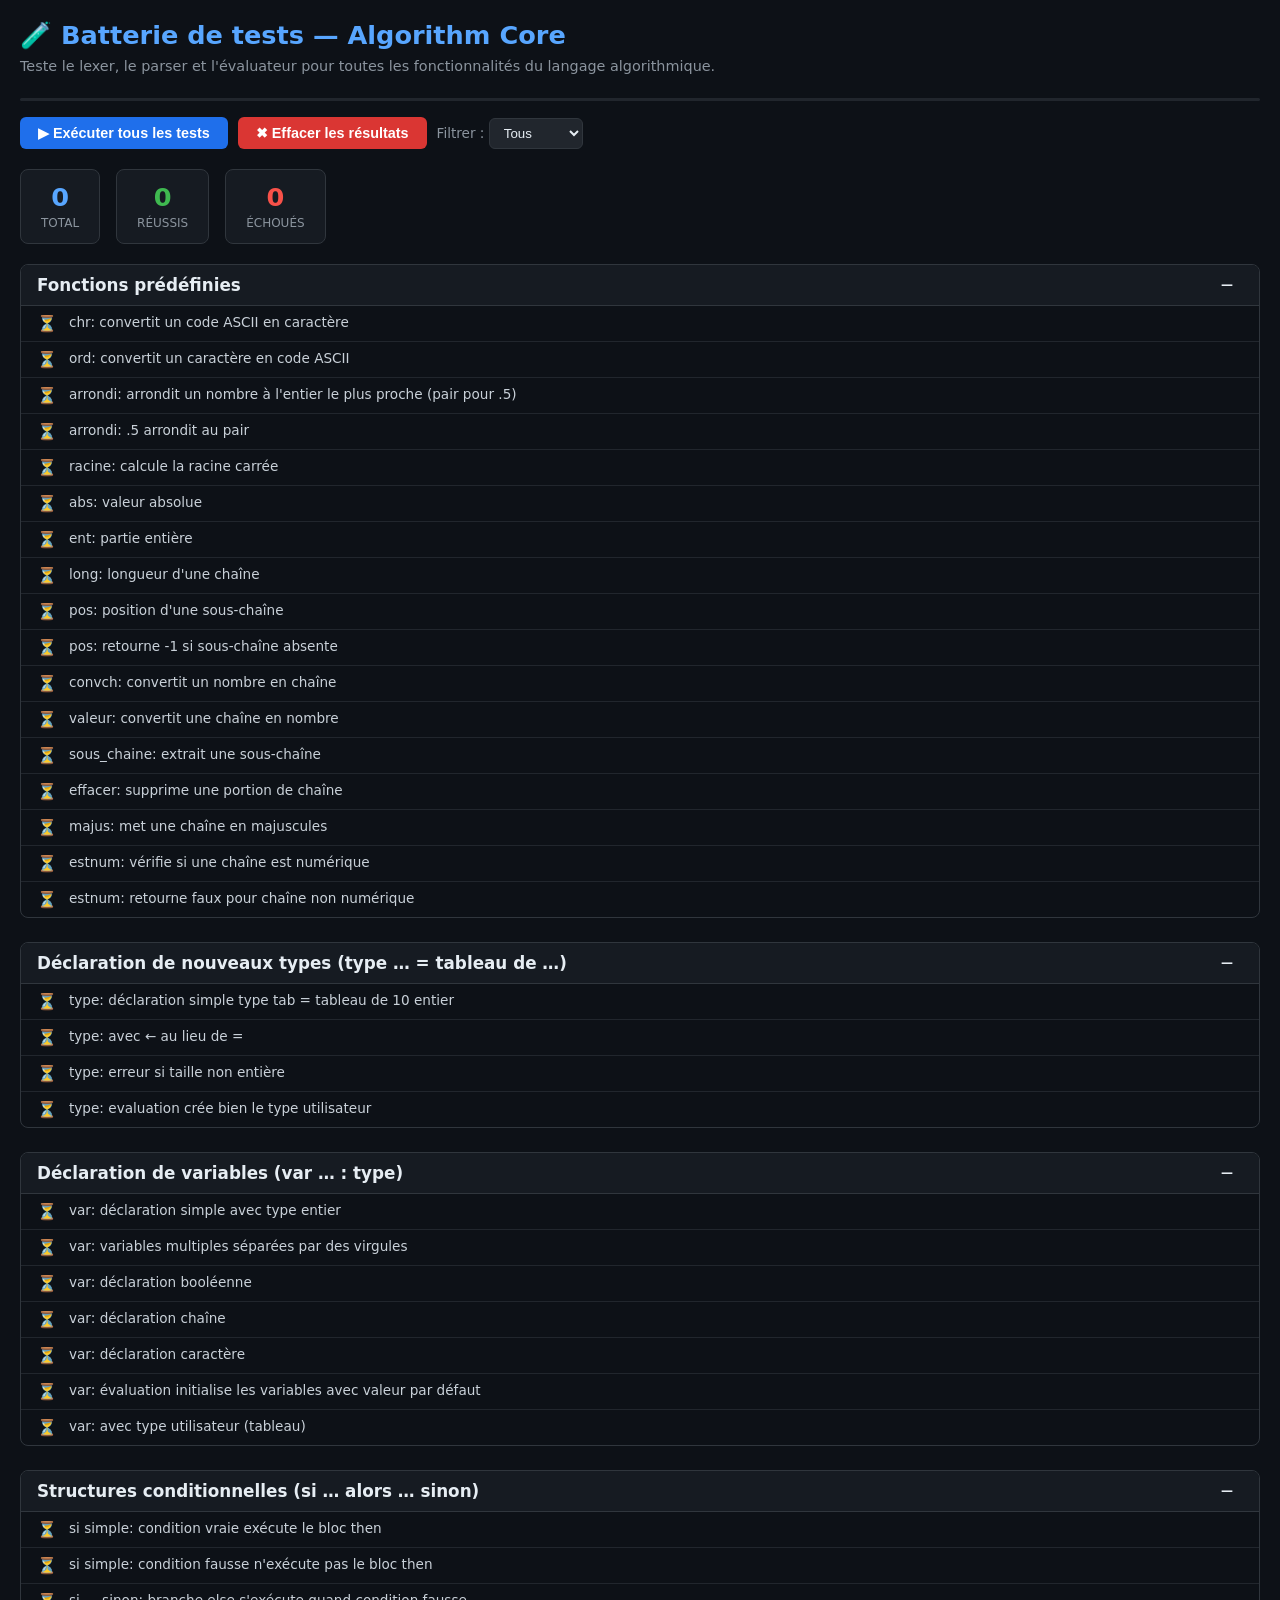
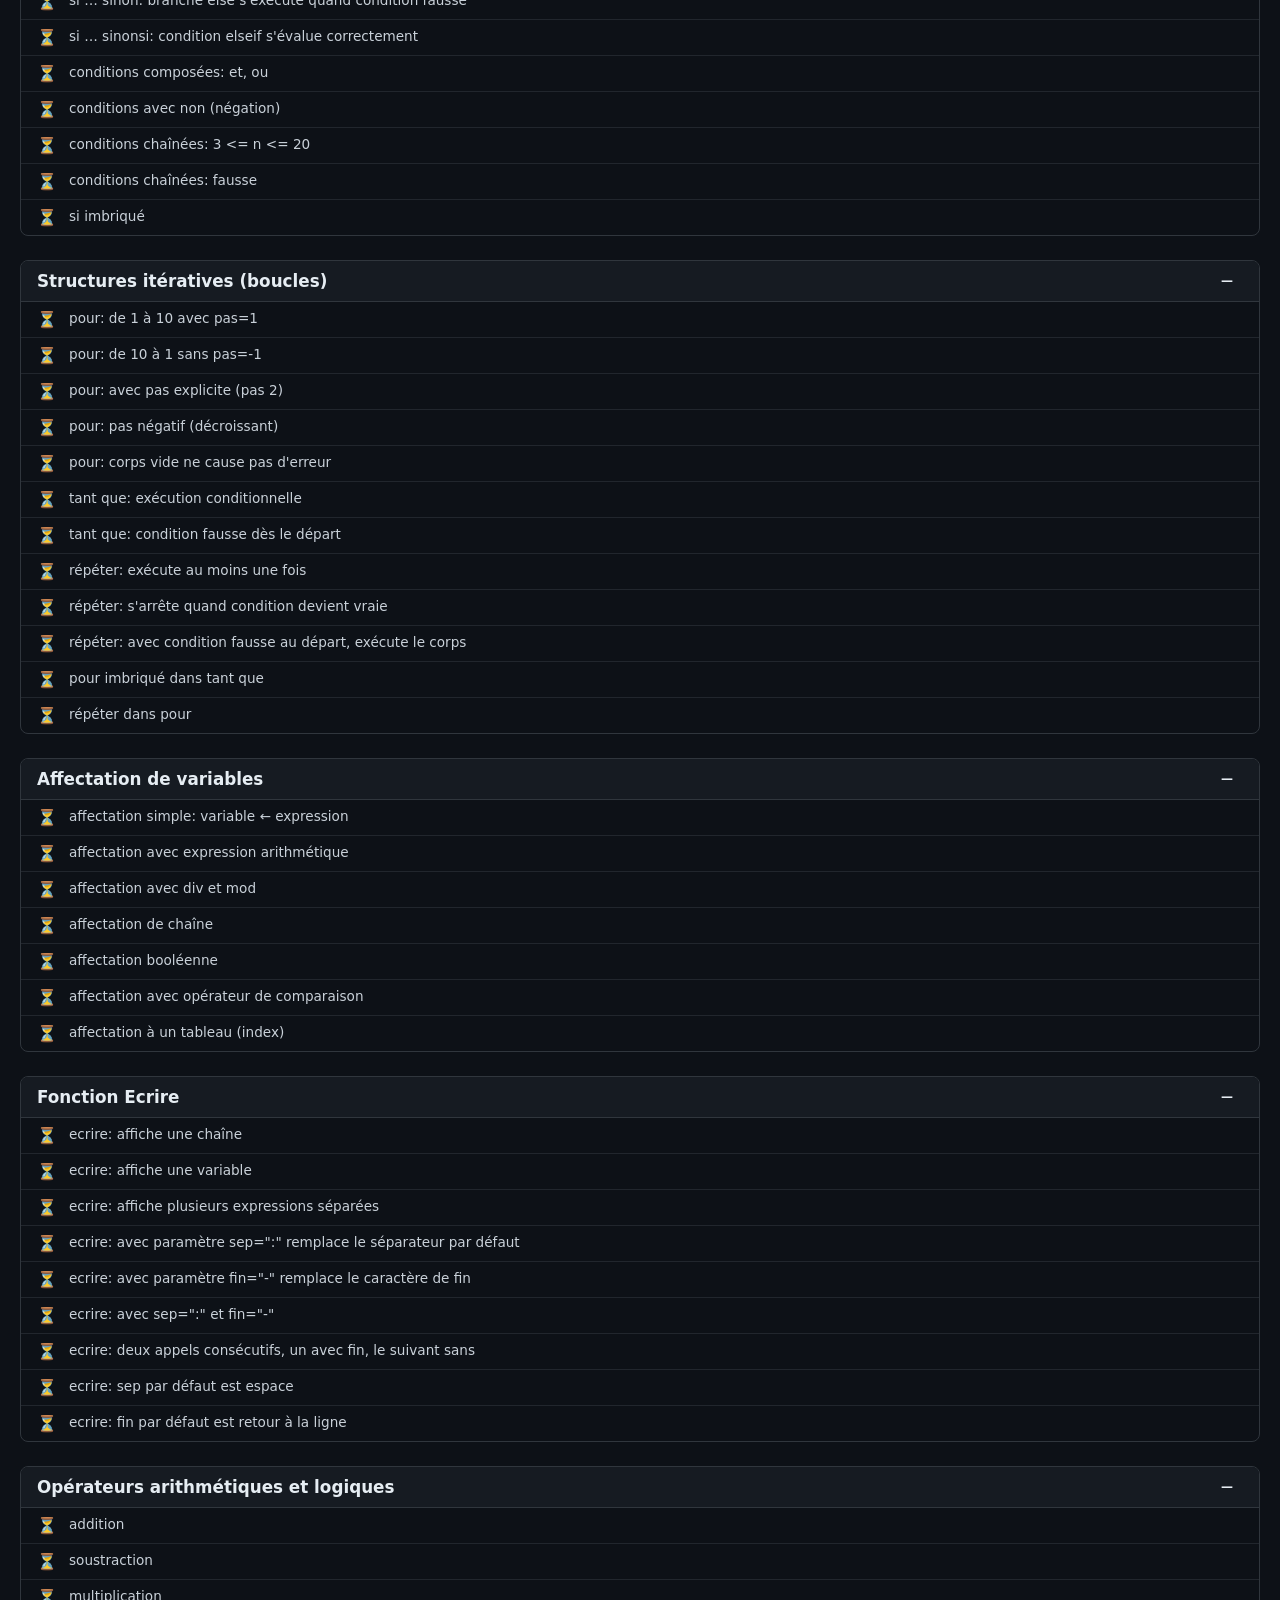
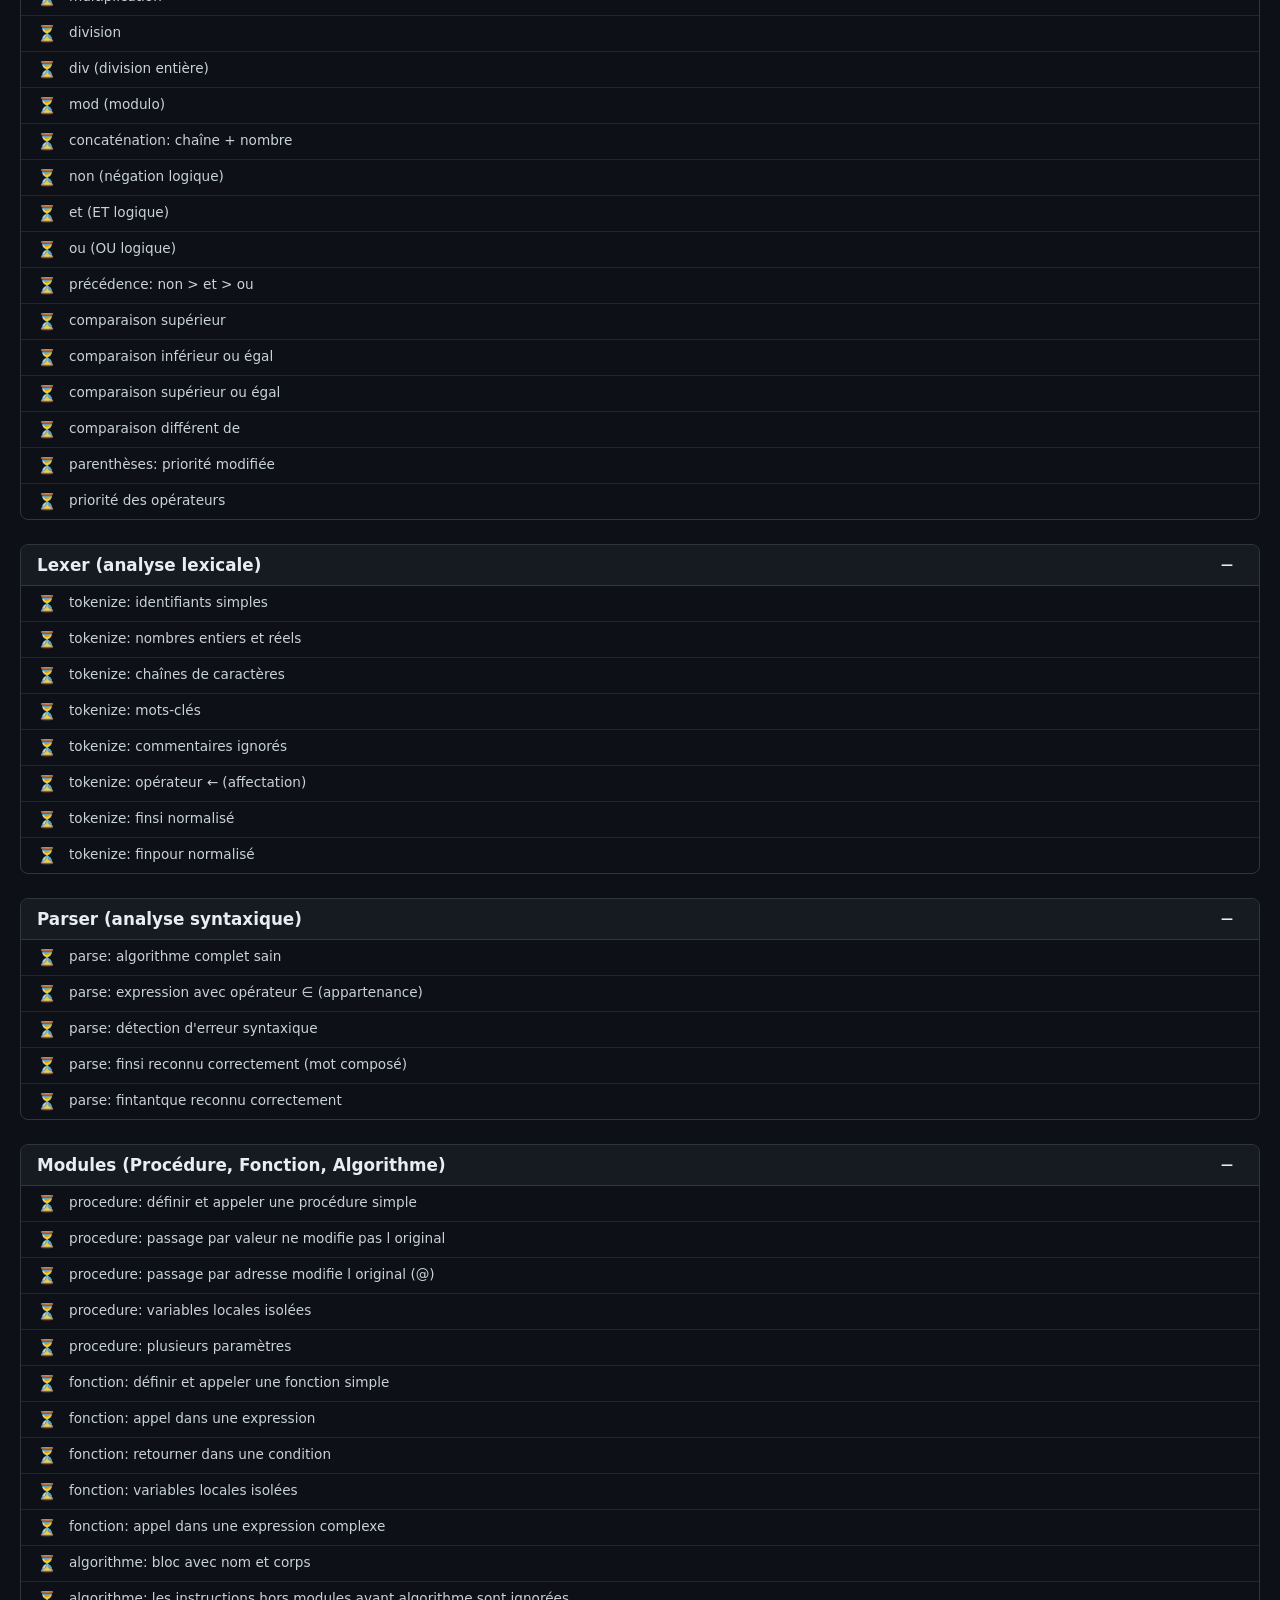
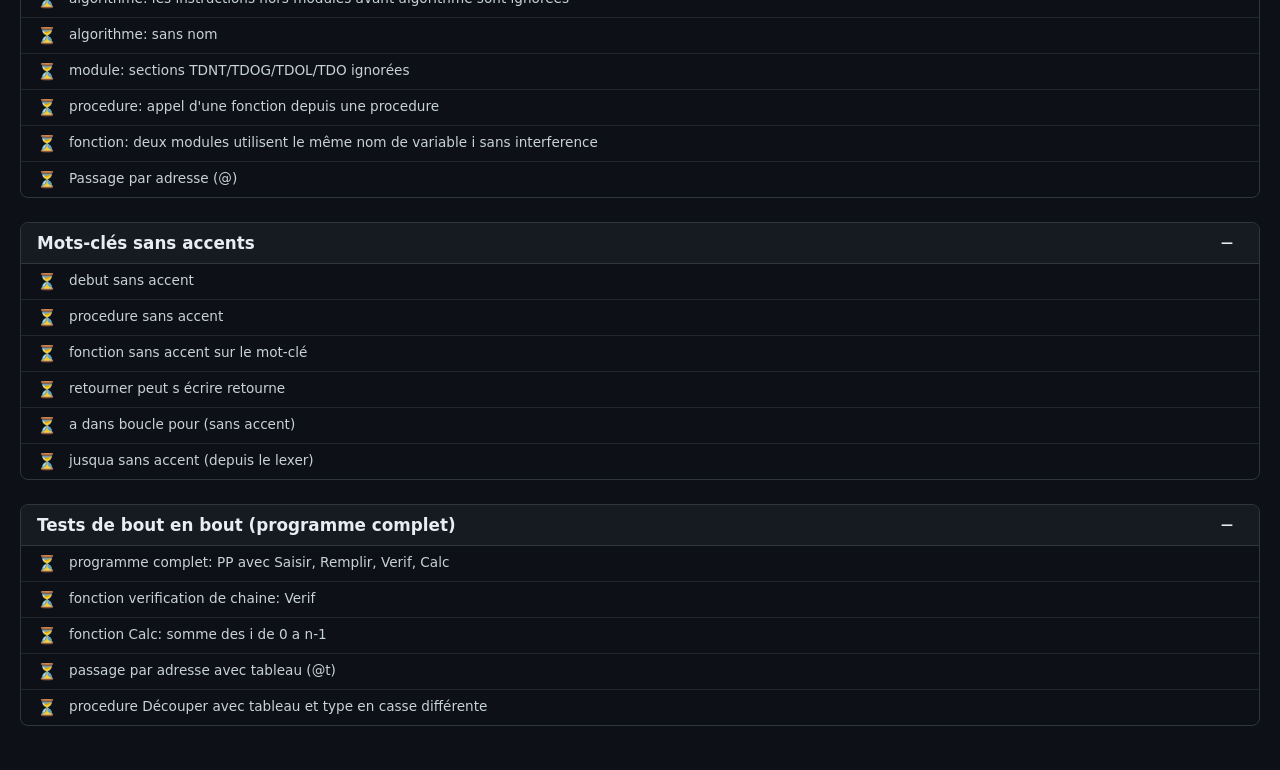
<file: tests.html>
<!DOCTYPE html>
<html lang="fr">
<head>
  <meta charset="UTF-8">
  <meta name="viewport" content="width=device-width, initial-scale=1.0">
  <title>Tests - Algorithm Core</title>
  <link rel="stylesheet" href="assets/css/tests.css">
</head>
<body>

<h1>🧪 Batterie de tests — Algorithm Core</h1>
<p class="subtitle">Teste le lexer, le parser et l'évaluateur pour toutes les fonctionnalités du langage algorithmique.</p>

<div class="progress-bar"><div class="fill" id="progress-fill"></div></div>

<div id="controls">
  <button id="run-all">▶ Exécuter tous les tests</button>
  <button id="clear-results">✖ Effacer les résultats</button>
  <label>
    Filtrer :
    <select id="filter-select">
      <option value="all">Tous</option>
      <option value="pass">Réussis</option>
      <option value="fail">Échoués</option>
    </select>
  </label>
</div>

<div id="stats">
  <div class="stat-card total"><span class="num" id="stat-total">0</span><span class="label">Total</span></div>
  <div class="stat-card pass"><span class="num" id="stat-pass">0</span><span class="label">Réussis</span></div>
  <div class="stat-card fail"><span class="num" id="stat-fail">0</span><span class="label">Échoués</span></div>
</div>

<div id="test-container"></div>

<div id="output-area"></div>

<script src="assets/js/algorithm-core.js"></script>
<script src="assets/js/tests.js"></script>

</body>
</html>
</file>
<file: assets/css/tests.css>
* { box-sizing: border-box; margin: 0; padding: 0; }
body {
  font-family: 'Segoe UI', system-ui, -apple-system, sans-serif;
  background: #0d1117;
  color: #e6edf3;
  padding: 20px;
}
h1 { color: #58a6ff; margin-bottom: 8px; font-size: 1.6rem; }
p.subtitle { color: #8b949e; margin-bottom: 24px; font-size: 0.9rem; }
#controls {
  display: flex; gap: 10px; flex-wrap: wrap;
  margin-bottom: 20px; align-items: center;
}
#controls button {
  background: #238636; color: #fff; border: none;
  padding: 8px 18px; border-radius: 6px; cursor: pointer;
  font-size: 0.9rem; font-weight: 600;
}
#controls button:hover { background: #2ea043; }
#controls button#run-all { background: #1f6feb; }
#controls button#run-all:hover { background: #388bfd; }
#controls button#clear-results { background: #da3633; }
#controls button#clear-results:hover { background: #f85149; }
#controls label { color: #8b949e; font-size: 0.85rem; }
#controls select {
  background: #21262d; color: #e6edf3; border: 1px solid #30363d;
  padding: 6px 10px; border-radius: 6px;
}
#stats {
  display: flex; gap: 16px; margin-bottom: 20px; flex-wrap: wrap;
}
.stat-card {
  background: #161b22; border: 1px solid #30363d;
  border-radius: 8px; padding: 12px 20px;
  text-align: center;
}
.stat-card .num { font-size: 1.6rem; font-weight: 700; display: block; }
.stat-card .label { font-size: 0.75rem; color: #8b949e; text-transform: uppercase; }
.stat-card.pass .num { color: #3fb950; }
.stat-card.fail .num { color: #f85149; }
.stat-card.total .num { color: #58a6ff; }
.test-group {
  margin-bottom: 24px;
  border: 1px solid #30363d;
  border-radius: 8px;
  overflow: hidden;
}
.test-group h2 {
  background: #161b22; padding: 10px 16px;
  font-size: 1.05rem; border-bottom: 1px solid #30363d;
  cursor: pointer; user-select: none;
  display: flex; justify-content: space-between; align-items: center;
}
.test-group h2:hover { background: #1c2128; }
.test-group h2 .badge {
  font-size: 0.75rem; padding: 2px 10px; border-radius: 10px;
  font-weight: 600;
}
.badge.all-pass { background: #3fb95022; color: #3fb950; border: 1px solid #3fb95044; }
.badge.some-fail { background: #f8514922; color: #f85149; border: 1px solid #f8514944; }
.test-group-body { padding: 0; }
.test-group-body.collapsed { display: none; }
.test-case {
  padding: 8px 16px; border-bottom: 1px solid #21262d;
  display: flex; align-items: flex-start; gap: 10px;
  font-size: 0.85rem;
}
.test-case:last-child { border-bottom: none; }
.test-case .status { font-size: 1rem; min-width: 22px; }
.test-case .status.pass { color: #3fb950; }
.test-case .status.fail { color: #f85149; }
.test-case .desc { flex: 1; color: #c9d1d9; }
.test-case .desc code {
  background: #21262d; padding: 1px 6px; border-radius: 4px;
  font-size: 0.8rem; color: #ffa657;
}
.test-case .expected { color: #8b949e; font-size: 0.8rem; margin-top: 2px; }
.test-case .got { color: #f85149; font-size: 0.8rem; margin-top: 1px; }
.summary-fail { color: #f85149; margin-top: 4px; display: block; }
#output-area {
  background: #0d1117; border: 1px solid #30363d;
  border-radius: 8px; padding: 16px; margin-top: 12px;
  font-family: 'Consolas', 'Courier New', monospace;
  font-size: 0.8rem; max-height: 400px; overflow: auto;
  white-space: pre-wrap; display: none;
}
.progress-bar {
  height: 3px; background: #21262d; border-radius: 2px;
  margin-bottom: 16px; overflow: hidden;
}
.progress-bar .fill {
  height: 100%; background: #58a6ff; width: 0%;
  transition: width 0.3s;
}
</file>
